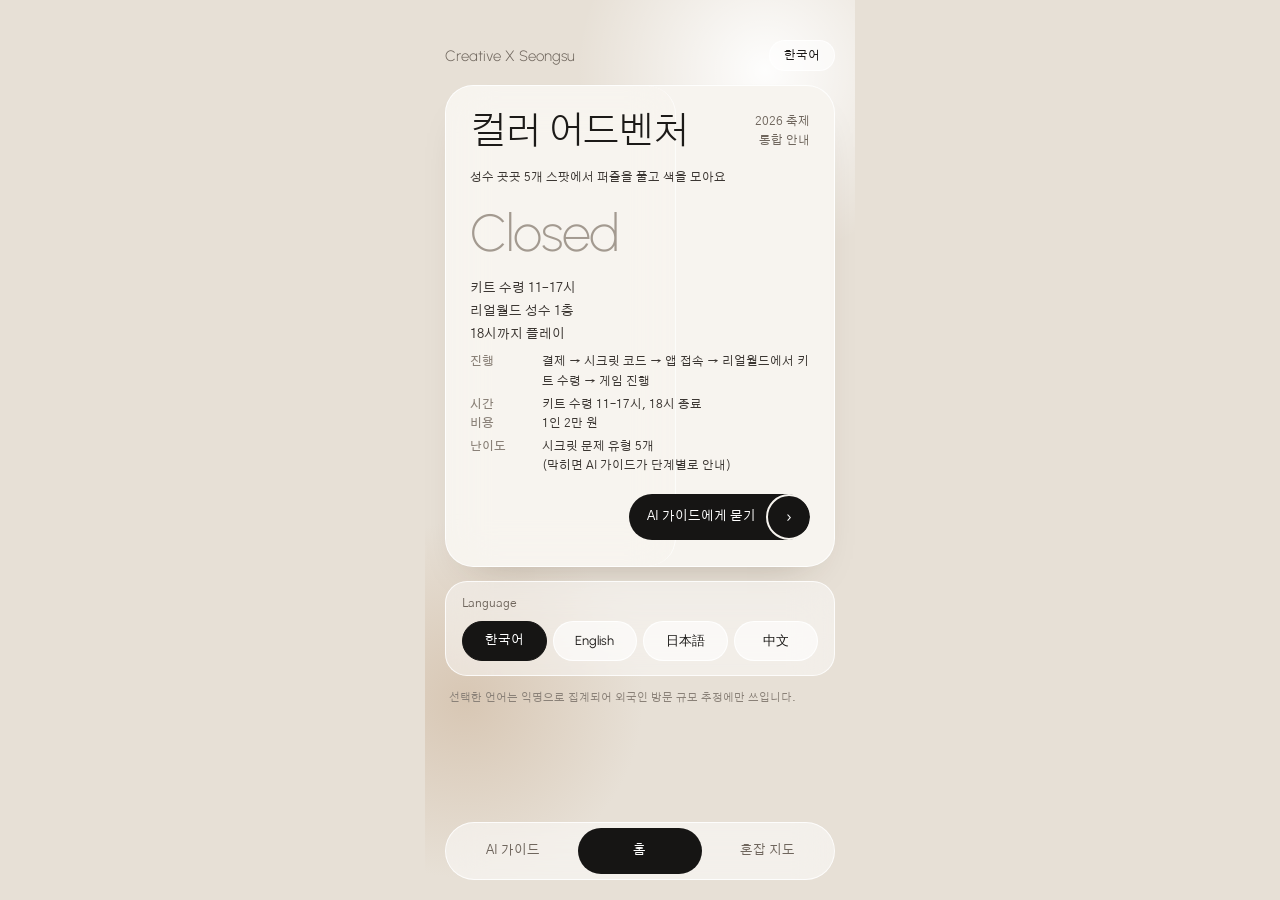
<file: index.html>
<!doctype html>
<html lang="ko">
<head>
<meta charset="utf-8">
<meta name="viewport" content="width=device-width, initial-scale=1, viewport-fit=cover">
<title>컬러메이트 홈</title>
<link rel="preconnect" href="https://fonts.googleapis.com">
<link rel="preconnect" href="https://fonts.gstatic.com" crossorigin>
<link rel="stylesheet" href="https://fonts.googleapis.com/css2?family=Urbanist:wght@200;300;400;500&family=Gothic+A1:wght@300;400;500;600&display=swap">
<link rel="stylesheet" href="assets/style.css">
</head>
<body>
<div class="app">
  <div class="glow white" style="left:150px;top:-120px;width:380px;height:380px"></div>
  <div class="glow sand" style="left:-140px;top:520px;width:360px;height:360px"></div>

  <main class="screen">
    <div class="topbar">
      <div class="eyebrow">Creative X Seongsu</div>
      <div class="chip" data-lang-label>한국어</div>
    </div>

    <section class="paper hero" aria-labelledby="heroName">
      <div class="frost" aria-hidden="true"></div>
      <div class="hero-head">
        <h1 class="hero-name" id="heroName" data-home="name">컬러 어드벤처</h1>
        <div class="hero-side" data-home="side">2026 축제<br>통합 안내</div>
      </div>
      <p class="hero-desc" data-home="desc">성수 곳곳 5개 스팟에서 퍼즐을 풀고 색을 모아요</p>
      <div class="hero-dday" id="dday">D-3</div>
      <div class="hero-info">
        <div data-home="info">키트 수령 11–17시<br>리얼월드 성수 1층<br>18시까지 플레이</div>
        <dl class="facts">
          <div><dt data-home="f1t">진행</dt><dd data-home="f1">결제 → 시크릿 코드 → 앱 접속 → 리얼월드에서 키트 수령 → 게임 진행</dd></div>
          <div><dt data-home="f2t">시간<br>비용</dt><dd data-home="f2">키트 수령 11–17시, 18시 종료<br>1인 2만 원</dd></div>
          <div><dt data-home="f3t">난이도</dt><dd data-home="f3">시크릿 문제 유형 5개<br>(막히면 AI 가이드가 단계별로 안내)</dd></div>
        </dl>
      </div>
      <div class="hero-cta">
        <a class="pill-btn" href="guide.html"><span data-i18n="ask_guide">AI 가이드에게 묻기</span><span class="arrow" aria-hidden="true">›</span></a>
      </div>
    </section>

    <section class="glass lang" aria-label="Language">
      <div class="lang-head">Language</div>
      <div class="lang-row">
        <button type="button" data-lang-pick="ko" aria-pressed="true">한국어</button>
        <button type="button" data-lang-pick="en" aria-pressed="false" style="font-family:var(--latin)">English</button>
        <button type="button" data-lang-pick="ja" aria-pressed="false">日本語</button>
        <button type="button" data-lang-pick="zh" aria-pressed="false">中文</button>
      </div>
    </section>

    <p class="note" data-i18n="privacy">선택한 언어는 익명으로 집계되어 외국인 방문 규모 추정에만 쓰입니다.</p>

    <nav class="tabbar" aria-label="메뉴">
      <a href="guide.html" data-i18n="nav_guide">AI 가이드</a>
      <a href="index.html" aria-current="page" data-i18n="nav_home">홈</a>
      <a href="map.html" data-i18n="nav_map">혼잡 지도</a>
    </nav>
  </main>
</div>

<script src="assets/app.js"></script>
<script>
(function () {
  /* 홈 문구 번역 (일본어·중국어는 영어 문구를 함께 사용) */
  var HOME = {
    en: { name: 'Color Adventure', side: '2026 festival<br>guide', desc: 'Solve puzzles at 5 spots around Seongsu and collect colors',
          info: 'Kit pickup 11:00–17:00<br>Realworld Seongsu, 1F<br>Play until 18:00',
          f1t: 'Steps', f1: 'Pay → secret code → open the game site → pick up the kit at Realworld → play',
          f2t: 'Time<br>Fee', f2: 'Kit pickup 11:00–17:00, ends 18:00<br>20,000 KRW per person',
          f3t: 'Level', f3: '5 secret puzzle types<br>(the AI guide helps step by step)' }
  };
  var original = {};
  document.querySelectorAll('[data-home]').forEach(function (el) { original[el.dataset.home] = el.innerHTML; });
  function renderHome() {
    var l = CM.getLang(), pack = l === 'ko' ? null : HOME.en;
    document.querySelectorAll('[data-home]').forEach(function (el) {
      el.innerHTML = pack && pack[el.dataset.home] ? pack[el.dataset.home] : original[el.dataset.home];
    });
  }
  /* 축제 마지막 날(10월 11일)까지 남은 날 */
  function renderDday() {
    var kst = new Date(Date.now() + 9 * 3600000).toISOString().slice(0, 10);
    var d = Math.round((Date.parse('2026-10-11') - Date.parse(kst)) / 86400000);
    document.getElementById('dday').textContent = d > 0 ? 'D-' + d : d === 0 ? 'D-Day' : 'Closed';
  }
  document.addEventListener('cm:lang', renderHome);
  document.addEventListener('DOMContentLoaded', function () { renderHome(); renderDday(); });
})();
</script>
</body>
</html>
</file>
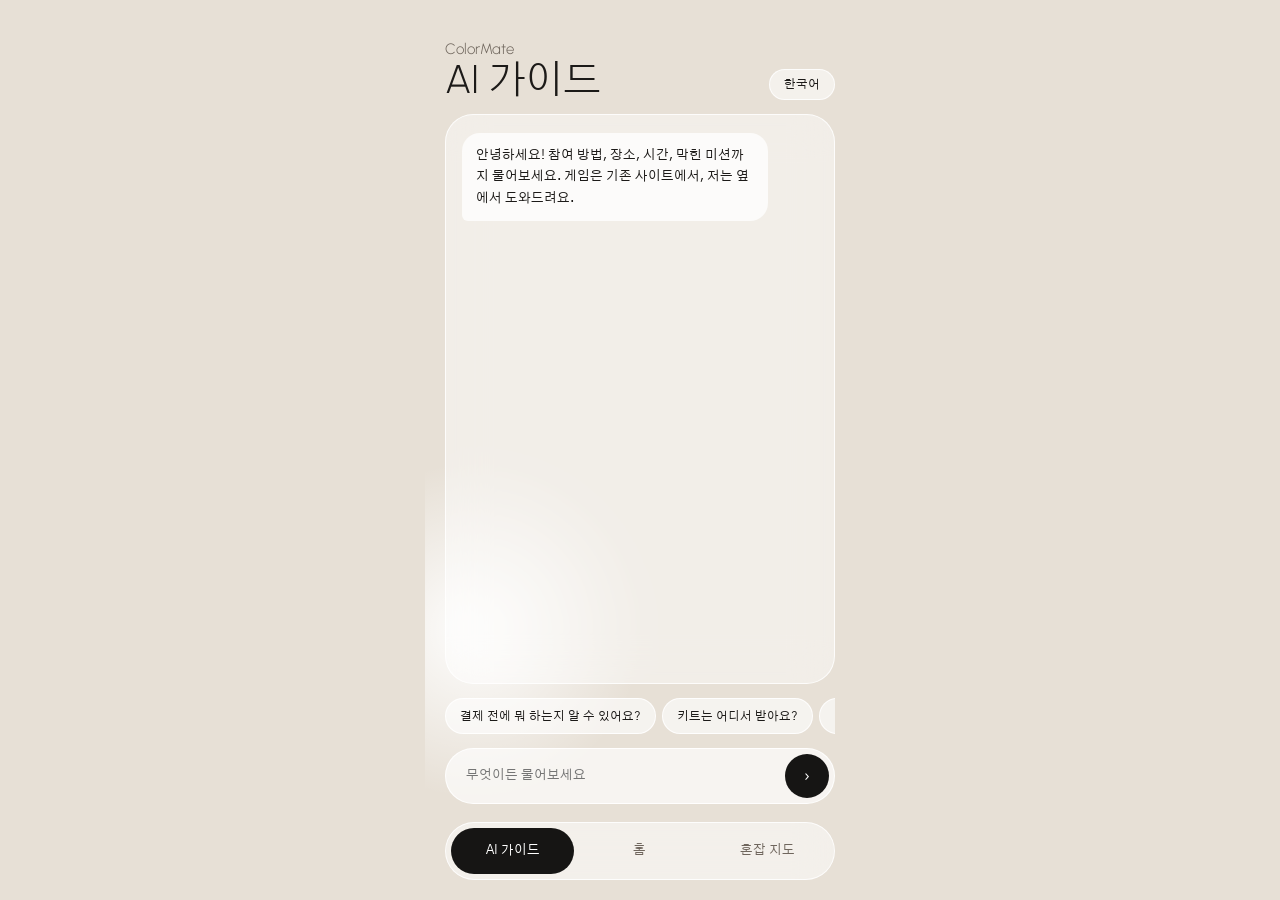
<file: guide.html>
<!doctype html>
<html lang="ko">
<head>
<meta charset="utf-8">
<meta name="viewport" content="width=device-width, initial-scale=1, viewport-fit=cover">
<title>컬러메이트 AI 가이드</title>
<link rel="preconnect" href="https://fonts.googleapis.com">
<link rel="preconnect" href="https://fonts.gstatic.com" crossorigin>
<link rel="stylesheet" href="https://fonts.googleapis.com/css2?family=Urbanist:wght@200;300;400;500&family=Gothic+A1:wght@300;400;500;600&display=swap">
<link rel="stylesheet" href="assets/style.css">
</head>
<body>
<div class="app">
  <div class="glow white" style="left:-120px;top:460px;width:340px;height:340px"></div>

  <main class="screen">
    <div class="topbar" style="align-items:flex-end">
      <div>
        <div class="eyebrow">ColorMate</div>
        <h1 class="title" data-i18n="nav_guide">AI 가이드</h1>
      </div>
      <div class="chip" data-lang-label>한국어</div>
    </div>

    <section class="glass chat" id="chat" aria-live="polite" aria-label="대화"></section>

    <div class="suggest" id="suggest"></div>

    <form class="composer" id="composer">
      <label for="ask" class="sr-only">질문 입력</label>
      <input id="ask" autocomplete="off" data-i18n-placeholder="ask" placeholder="무엇이든 물어보세요">
      <button type="submit" aria-label="보내기">›</button>
    </form>

    <nav class="tabbar" aria-label="메뉴">
      <a href="guide.html" aria-current="page" data-i18n="nav_guide">AI 가이드</a>
      <a href="index.html" data-i18n="nav_home">홈</a>
      <a href="map.html" data-i18n="nav_map">혼잡 지도</a>
    </nav>
  </main>
</div>

<script src="assets/app.js"></script>
<script src="assets/guide.js"></script>
</body>
</html>
</file>
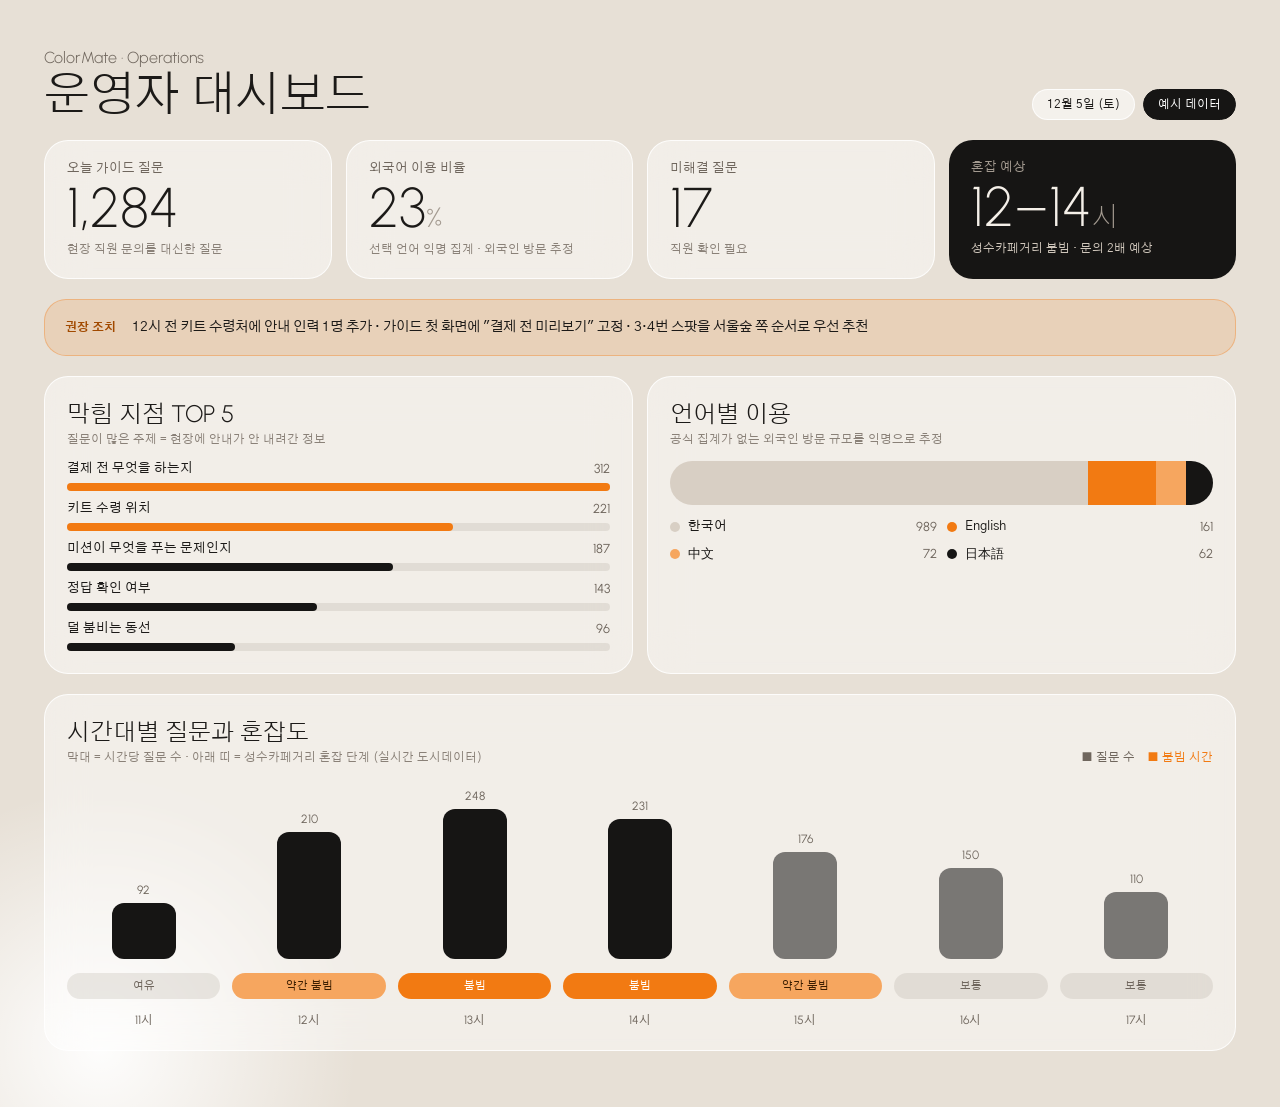
<file: ops.html>
<!doctype html>
<html lang="ko">
<head>
<meta charset="utf-8">
<meta name="viewport" content="width=device-width, initial-scale=1">
<title>컬러메이트 운영자 대시보드</title>
<link rel="preconnect" href="https://fonts.googleapis.com">
<link rel="preconnect" href="https://fonts.gstatic.com" crossorigin>
<link rel="stylesheet" href="https://fonts.googleapis.com/css2?family=Urbanist:wght@200;300;400;500&family=Gothic+A1:wght@300;400;500;600&display=swap">
<link rel="stylesheet" href="assets/style.css">
</head>
<body>
<div style="position:relative;overflow:hidden;min-height:100vh">
  <div class="glow white" style="left:-160px;bottom:-200px;width:520px;height:520px"></div>
  <main class="ops">
    <div class="ops-head">
      <div>
        <div class="eyebrow" style="font-size:16px">ColorMate · Operations</div>
        <h1 class="ops-title">운영자 대시보드</h1>
      </div>
      <div style="display:flex;gap:8px;align-items:center">
        <div class="chip" id="today">10월 8일 (목)</div>
        <div class="chip" style="background:var(--black);color:#fff;border-color:var(--black)">예시 데이터</div>
      </div>
    </div>

    <div class="kpis">
      <div class="glass kpi"><p>오늘 가이드 질문</p><strong>1,284</strong><span>현장 직원 문의를 대신한 질문</span></div>
      <div class="glass kpi"><p>외국어 이용 비율</p><strong>23<small>%</small></strong><span>선택 언어 익명 집계 · 외국인 방문 추정</span></div>
      <div class="glass kpi"><p>미해결 질문</p><strong>17</strong><span>직원 확인 필요</span></div>
      <div class="dark kpi" style="border-radius:24px"><p>혼잡 예상</p><strong id="peak">12–14<small>시</small></strong><span id="peakNote">성수카페거리 붐빔 · 문의 2배 예상</span></div>
    </div>

    <div class="action">
      <b>권장 조치</b>
      <p>12시 전 키트 수령처에 안내 인력 1명 추가 · 가이드 첫 화면에 "결제 전 미리보기" 고정 · 3·4번 스팟을 서울숲 쪽 순서로 우선 추천</p>
    </div>

    <div class="two">
      <section class="glass panel">
        <div><h2>막힘 지점 TOP 5</h2><p>질문이 많은 주제 = 현장에 안내가 안 내려간 정보</p></div>
        <div style="display:flex;flex-direction:column;gap:10px">
          <div class="hbar"><div><span>결제 전 무엇을 하는지</span><span>312</span></div><div class="track"><div class="fill hot" style="width:100%"></div></div></div>
          <div class="hbar"><div><span>키트 수령 위치</span><span>221</span></div><div class="track"><div class="fill hot" style="width:71%"></div></div></div>
          <div class="hbar"><div><span>미션이 무엇을 푸는 문제인지</span><span>187</span></div><div class="track"><div class="fill" style="width:60%"></div></div></div>
          <div class="hbar"><div><span>정답 확인 여부</span><span>143</span></div><div class="track"><div class="fill" style="width:46%"></div></div></div>
          <div class="hbar"><div><span>덜 붐비는 동선</span><span>96</span></div><div class="track"><div class="fill" style="width:31%"></div></div></div>
        </div>
      </section>
      <section class="glass panel">
        <div><h2>언어별 이용</h2><p>공식 집계가 없는 외국인 방문 규모를 익명으로 추정</p></div>
        <div class="stack" aria-hidden="true">
          <div style="width:77%;background:#d8cfc4"></div><div style="width:12.5%;background:#f27a12"></div><div style="width:5.6%;background:#f6a65f"></div><div style="width:4.9%;background:#161514"></div>
        </div>
        <div class="legend">
          <div><i style="background:#d8cfc4"></i>한국어<span>989</span></div>
          <div><i style="background:#f27a12"></i>English<span>161</span></div>
          <div><i style="background:#f6a65f"></i>中文<span>72</span></div>
          <div><i style="background:#161514"></i>日本語<span>62</span></div>
        </div>
      </section>
    </div>

    <section class="glass panel">
      <div style="display:flex;flex-wrap:wrap;justify-content:space-between;gap:8px;align-items:flex-end">
        <div><h2>시간대별 질문과 혼잡도</h2><p>막대 = 시간당 질문 수 · 아래 띠 = 성수카페거리 혼잡 단계 (실시간 도시데이터)</p></div>
        <div style="display:flex;gap:12px;font-size:12px;color:var(--quiet)"><span>■ 질문 수</span><span style="color:#f27a12">■ 붐빔 시간</span></div>
      </div>
      <div class="cols chart">
        <div>92<b style="height:56px"></b></div><div>210<b style="height:127px"></b></div><div>248<b style="height:150px"></b></div><div>231<b style="height:140px"></b></div>
        <div>176<b style="height:107px;opacity:.55"></b></div><div>150<b style="height:91px;opacity:.55"></b></div><div>110<b style="height:67px;opacity:.55"></b></div>
      </div>
      <div class="cols band" id="band">
        <div style="background:rgba(160,148,134,.2);color:#6f665d">여유</div>
        <div style="background:#f6a65f;color:#3b1d00">약간 붐빔</div>
        <div style="background:#f27a12;color:#fff">붐빔</div>
        <div style="background:#f27a12;color:#fff">붐빔</div>
        <div style="background:#f6a65f;color:#3b1d00">약간 붐빔</div>
        <div style="background:rgba(160,148,134,.2);color:#6f665d">보통</div>
        <div style="background:rgba(160,148,134,.2);color:#6f665d">보통</div>
      </div>
      <div class="cols hours"><div>11시</div><div>12시</div><div>13시</div><div>14시</div><div>15시</div><div>16시</div><div>17시</div></div>
    </section>
  </main>
</div>
<script>
(function () {
  var d = new Date(Date.now() + 9 * 3600000);
  var days = ['일', '월', '화', '수', '목', '금', '토'];
  document.getElementById('today').textContent = (d.getUTCMonth() + 1) + '월 ' + d.getUTCDate() + '일 (' + days[d.getUTCDay()] + ')';
})();
</script>
</body>
</html>
</file>
<file: assets/style.css>
/* 성수 컬러메이트 공통 스타일
   베이지 바탕 + 반투명 유리 카드 + 검은 알약 버튼 */
:root{
  --ground:#e7e0d6;
  --paper:#f7f4ef;
  --ink:#1c1a18;
  --ink-2:#3b3632;
  --quiet:#6f665d;
  --faint:#8a8178;
  --soft:#a39a90;
  --line:#d8cfc4;
  --black:#161514;
  --on-black:#f4efe8;
  --glass:rgba(255,255,255,.45);
  --glass-line:rgba(255,255,255,.82);
  --busy-bg:rgba(229,72,72,.16);   --busy-ink:#b3261e;
  --mid-bg:rgba(120,113,105,.16);  --mid-ink:#5a534c;
  --calm-bg:rgba(46,160,90,.16);   --calm-ink:#1f7a43;
  --latin:"Urbanist","Gothic A1",sans-serif;
  --body:"Gothic A1","Apple SD Gothic Neo","Malgun Gothic",sans-serif;
}
*{box-sizing:border-box}
html,body{margin:0;height:100%}
body{background:var(--ground);color:var(--ink);font-family:var(--body);-webkit-font-smoothing:antialiased}
a{color:inherit;text-decoration:none}
button{font:inherit;color:inherit;cursor:pointer}
button:focus-visible,a:focus-visible,input:focus-visible{outline:2px solid var(--black);outline-offset:2px}

/* 모바일 화면 틀: 폰에서는 꽉 차고, 데스크톱에서는 가운데 390px 폭 */
.app{position:relative;overflow:hidden;max-width:430px;min-height:100dvh;margin:0 auto;background:var(--ground)}
.glow{position:absolute;border-radius:50%;pointer-events:none}
.glow.white{background:radial-gradient(circle,rgba(255,255,255,.95),rgba(255,255,255,0) 70%)}
.glow.sand{background:radial-gradient(circle,rgba(214,196,176,.9),rgba(214,196,176,0) 70%)}
.screen{position:relative;min-height:100dvh;padding:calc(env(safe-area-inset-top,0px) + 40px) 20px calc(env(safe-area-inset-bottom,0px) + 20px);display:flex;flex-direction:column;gap:14px}

.topbar{display:flex;justify-content:space-between;align-items:center;gap:12px}
.eyebrow{font-family:var(--latin);font-weight:300;font-size:15px;color:var(--quiet)}
.title{font-family:var(--latin);font-weight:300;font-size:40px;line-height:1.05;letter-spacing:-.5px;margin:0}
.chip{font-size:12px;padding:7px 14px;border-radius:999px;background:rgba(255,255,255,.55);border:1px solid var(--glass-line);white-space:nowrap}

.glass{border-radius:24px;background:var(--glass);backdrop-filter:blur(20px);-webkit-backdrop-filter:blur(20px);border:1px solid var(--glass-line)}
.paper{position:relative;overflow:hidden;border-radius:28px;background:var(--paper);border:1px solid rgba(255,255,255,.9);box-shadow:0 20px 40px -28px rgba(60,40,20,.35)}
.dark{border-radius:22px;background:var(--black);color:var(--on-black)}
.note{font-size:11px;line-height:1.5;color:var(--faint);padding:0 4px;margin:0}

/* 검은 알약 버튼 + 원형 화살표 */
.pill-btn{display:inline-flex;align-items:center;background:var(--black);color:#fff;border-radius:999px;padding-left:18px;height:46px;font-size:13px;border:0}
.pill-btn .arrow{display:flex;align-items:center;justify-content:center;width:46px;height:46px;border-radius:50%;border:2px solid var(--paper);margin-left:10px;margin-right:-2px;font-family:var(--latin);font-size:18px}
.round-btn{flex:none;width:44px;height:44px;border-radius:50%;display:flex;align-items:center;justify-content:center;font-family:var(--latin);font-size:18px}

/* 하단 메뉴 */
.tabbar{margin-top:auto;display:grid;grid-template-columns:repeat(3,minmax(0,1fr));gap:4px;padding:5px;border-radius:999px;background:rgba(255,255,255,.5);backdrop-filter:blur(18px);-webkit-backdrop-filter:blur(18px);border:1px solid var(--glass-line)}
.tabbar a{height:46px;display:flex;align-items:center;justify-content:center;border-radius:999px;font-size:13px;color:var(--quiet)}
.tabbar a[aria-current="page"]{background:var(--black);color:#fff}

/* 혼잡 단계 표시 */
.level{font-size:11px;padding:5px 10px;border-radius:999px;white-space:nowrap}
.level.busy{background:var(--busy-bg);color:var(--busy-ink)}
.level.mid{background:var(--mid-bg);color:var(--mid-ink)}
.level.calm{background:var(--calm-bg);color:var(--calm-ink)}

/* ---------- 홈 ---------- */
.hero{padding:26px 24px;display:flex;flex-direction:column;gap:18px}
.hero .frost{position:absolute;inset:0 auto 0 0;width:230px;background:rgba(247,244,239,.55);backdrop-filter:blur(22px);-webkit-backdrop-filter:blur(22px);border-right:1px solid rgba(255,255,255,.7);border-radius:28px}
.hero > *{position:relative}
.hero-head{display:flex;justify-content:space-between;align-items:flex-start;gap:12px}
.hero-name{font-family:var(--latin);font-weight:300;font-size:clamp(30px,9vw,38px);white-space:nowrap;line-height:.95;letter-spacing:-1px;margin:0}
.hero-side{flex:none;white-space:nowrap;text-align:right;font-size:12px;line-height:1.6;color:var(--quiet)}
.hero-desc{margin:0;font-size:12px;line-height:1.6;color:var(--ink-2)}
.hero-dday{font-family:var(--latin);font-weight:200;font-size:52px;line-height:1.05;color:var(--soft);letter-spacing:-1px}
.hero-info{font-size:13px;line-height:1.75;color:var(--ink-2)}
.facts{margin:6px 0 0;display:grid;gap:4px}
.facts div{display:grid;grid-template-columns:64px minmax(0,1fr);gap:8px;font-size:12px;line-height:1.6}
.facts dt{color:var(--faint);font-weight:500}
.facts dd{margin:0}
.hero-cta{display:flex;justify-content:flex-end}
.lang{padding:14px 16px;display:flex;flex-direction:column;gap:10px;border-radius:22px}
.lang-head{font-size:12px;color:var(--quiet)}
.lang-row{display:grid;grid-template-columns:repeat(4,minmax(0,1fr));gap:6px}
.lang-row button{height:40px;border-radius:999px;border:1px solid rgba(255,255,255,.9);background:rgba(255,255,255,.6);font-size:13px}
.lang-row button[aria-pressed="true"]{border-color:var(--black);background:var(--black);color:#fff}

/* ---------- AI 가이드 ---------- */
.chat{flex:1;min-height:0;border-radius:28px;padding:18px 16px;display:flex;flex-direction:column;gap:12px;overflow-y:auto;max-height:calc(100dvh - 330px)}
.bubble{max-width:86%;padding:12px 14px;font-size:13px;line-height:1.65;white-space:pre-line}
.bubble.bot{border-radius:18px 18px 18px 6px;background:rgba(255,255,255,.75)}
.bubble.me{align-self:flex-end;max-width:78%;border-radius:18px 18px 6px 18px;background:var(--black);color:var(--on-black)}
.bubble .src{display:block;margin-top:6px;font-size:11px;color:var(--faint)}
.bubble.typing{color:var(--faint)}
.steps{display:flex;gap:6px;margin-top:8px;flex-wrap:wrap}
.steps button{height:32px;padding:0 12px;border-radius:999px;border:1px solid var(--line);background:transparent;color:var(--quiet);font-size:12px}
.steps button[aria-pressed="true"]{border-color:var(--black);background:var(--black);color:#fff}
.suggest{display:flex;gap:6px;overflow-x:auto;scrollbar-width:none}
.suggest::-webkit-scrollbar{display:none}
.suggest button{flex:none;height:36px;padding:0 14px;border-radius:999px;border:1px solid rgba(255,255,255,.9);background:rgba(255,255,255,.6);font-size:12px}
.composer{display:flex;align-items:center;gap:8px;padding:5px 5px 5px 18px;border-radius:999px;background:rgba(255,255,255,.65);border:1px solid rgba(255,255,255,.9)}
.composer input{flex:1;min-width:0;border:0;background:transparent;font:inherit;font-size:13px;color:var(--ink);outline:none}
.composer button{width:44px;height:44px;border-radius:50%;border:0;background:var(--black);color:#fff;font-family:var(--latin);font-size:18px}
.sr-only{position:absolute;width:1px;height:1px;overflow:hidden;clip:rect(0 0 0 0);white-space:nowrap}

/* ---------- 혼잡 지도 ---------- */
.crowd{height:250px;padding:22px 24px;display:flex;flex-direction:column;align-items:center;justify-content:center;text-align:center}
.crowd-area{font-size:13px;color:var(--quiet)}
.crowd-count{font-family:var(--latin);font-weight:200;font-size:26px;color:var(--soft)}
.crowd-level{font-family:var(--latin);font-weight:300;font-size:56px;line-height:1.1;letter-spacing:-1px}
.bars{margin-top:14px;display:flex;align-items:flex-end;gap:5px;height:54px}
.bars i{width:14px;border-radius:4px;background:rgba(22,21,20,.35)}
.bars i.now{background:var(--black)}
.bars-label{display:flex;justify-content:space-between;width:145px;margin-top:6px;font-size:10px;color:var(--faint)}
.places{padding:6px 16px;display:flex;flex-direction:column}
.place{display:flex;align-items:center;gap:8px;padding:12px 0;border-bottom:1px solid rgba(160,148,134,.25)}
.place:last-child{border-bottom:0}
.place-pick{flex:1;min-width:0;text-align:left;background:none;border:0;padding:0}
.place-pick strong{display:block;font-size:14px;font-weight:500}
.place-pick span{display:block;font-size:11px;color:var(--faint)}
.place[aria-current="true"] .place-pick strong{text-decoration:underline;text-underline-offset:3px}
.map-link{flex:none;width:36px;height:36px;border-radius:50%;display:flex;align-items:center;justify-content:center;background:rgba(255,255,255,.7);border:1px solid rgba(255,255,255,.9)}
.tip{padding:16px 18px;display:flex;align-items:center;gap:12px}
.tip small{display:block;font-size:12px;color:var(--soft)}
.tip p{margin:0;font-size:14px;line-height:1.5}
.tip .round-btn{border:1.5px solid var(--on-black);color:var(--on-black)}

/* ---------- 운영자 대시보드 ---------- */
.ops{max-width:1240px;margin:0 auto;padding:48px 24px 56px;display:flex;flex-direction:column;gap:20px;position:relative}
.ops-head{display:flex;flex-wrap:wrap;justify-content:space-between;align-items:flex-end;gap:12px}
.ops-title{font-family:var(--latin);font-weight:300;font-size:48px;line-height:1.1;letter-spacing:-1px;margin:0}
.kpis{display:grid;grid-template-columns:repeat(auto-fit,minmax(220px,1fr));gap:14px}
.kpi{padding:20px 22px}
.kpi p{margin:0;font-size:13px;color:var(--quiet)}
.kpi strong{display:block;font-family:var(--latin);font-weight:200;font-size:56px;line-height:1.1;font-variant-numeric:tabular-nums}
.kpi strong small{font-size:28px;color:var(--soft)}
.kpi span{font-size:12px;color:var(--faint)}
.kpi.dark p{color:var(--soft)} .kpi.dark span{color:#cfc6bb}
.action{border-radius:22px;padding:16px 20px;background:rgba(242,122,18,.14);border:1px solid rgba(242,122,18,.35);display:flex;flex-wrap:wrap;gap:8px 16px;align-items:center}
.action b{font-size:12px;color:#a14a00}
.action p{flex:1 1 400px;min-width:0;margin:0;font-size:14px;line-height:1.6}
.two{display:grid;grid-template-columns:repeat(auto-fit,minmax(320px,1fr));gap:14px}
.panel{padding:22px;display:flex;flex-direction:column;gap:14px;min-width:0}
.panel h2{margin:0;font-family:var(--latin);font-weight:300;font-size:24px}
.panel h2 + p{margin:2px 0 0;font-size:12px;color:var(--faint)}
.hbar{font-size:13px}
.hbar div:first-child{display:flex;justify-content:space-between}
.hbar div:first-child span:last-child{font-family:var(--latin);color:var(--quiet);font-variant-numeric:tabular-nums}
.hbar .track{height:8px;border-radius:999px;background:rgba(160,148,134,.2);margin-top:6px}
.hbar .fill{height:8px;border-radius:999px;background:var(--black)}
.hbar .fill.hot{background:#f27a12}
.stack{display:flex;height:44px;border-radius:999px;overflow:hidden}
.legend{display:grid;grid-template-columns:repeat(2,minmax(0,1fr));gap:10px;font-size:13px}
.legend div{display:flex;align-items:center;gap:8px}
.legend i{width:10px;height:10px;border-radius:50%}
.legend span{margin-left:auto;font-family:var(--latin);color:var(--quiet)}
.cols{display:grid;grid-template-columns:repeat(7,minmax(0,1fr));gap:12px}
.cols.chart{align-items:end;height:180px}
.cols.chart div{display:flex;flex-direction:column;justify-content:flex-end;align-items:center;gap:6px;height:180px;font-family:var(--latin);font-size:12px;color:var(--quiet)}
.cols.chart b{display:block;width:100%;max-width:64px;border-radius:12px;background:var(--black)}
.cols.band div{padding:6px 0;border-radius:999px;font-size:11px;text-align:center}
.cols.hours div{font-family:var(--latin);font-size:12px;text-align:center;color:var(--quiet)}

@media (prefers-reduced-motion:reduce){*{transition:none!important;animation:none!important}}
</file>
